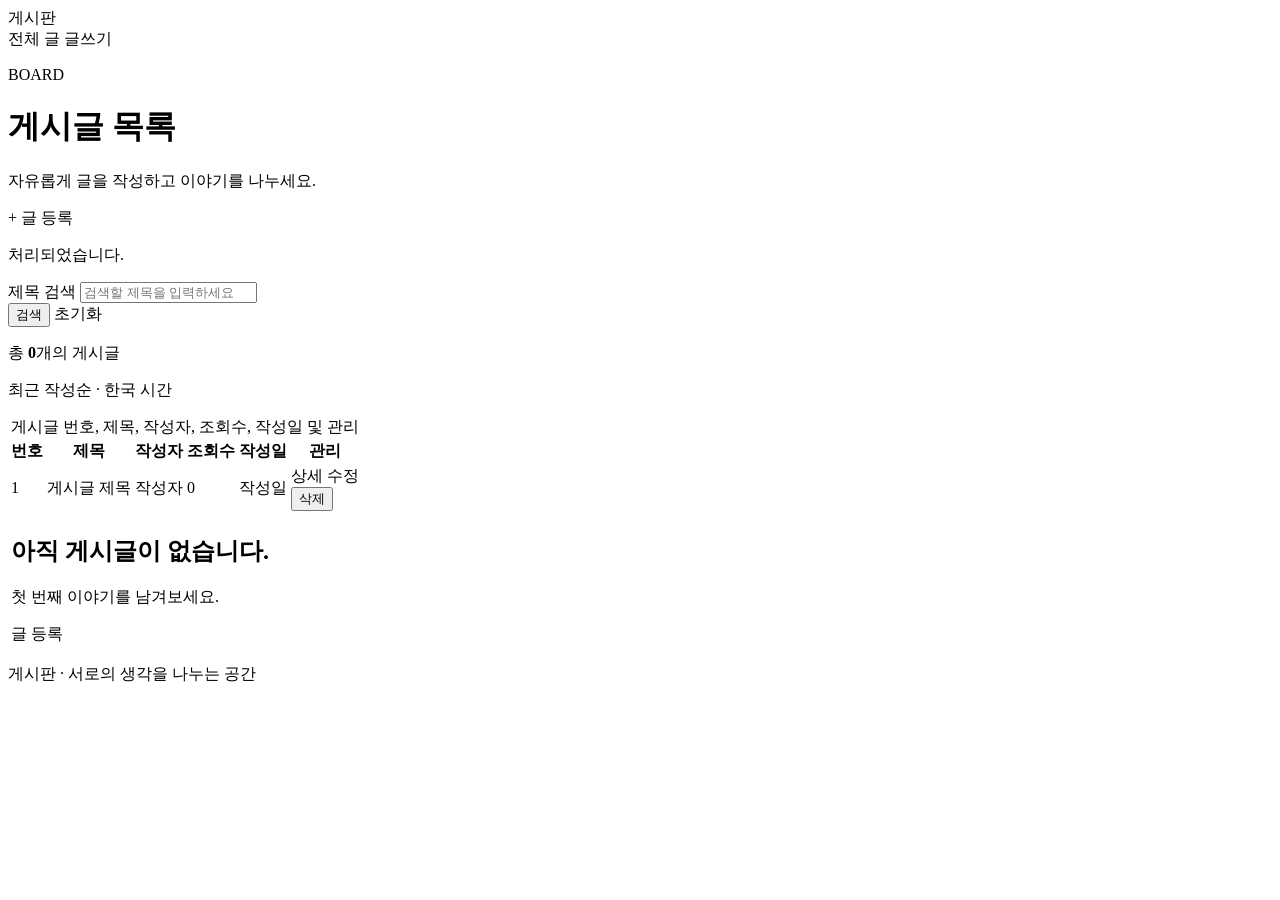
<file: src/main/resources/templates/board/index.html>
<!DOCTYPE html>
<!--
    [문항 4, 6, 7] 파일: templates/board/index.html
    목적: 제목 포함 검색 결과와 전체 게시글 목록을 표시하고 등록/상세/수정/삭제로 연결한다.
    수업 참고:
    - spring-practice-ans / templates/board/list.html: GET 검색 폼, th:each, th:href, #temporals.format.
      https://github.com/jihyeok96-oss/spring-practice-ans/blob/master/src/main/resources/templates/board/list.html
    - mvclab / templates/members/list.html: 목록 관리 버튼과 #lists.isEmpty 빈 목록 처리.
      https://github.com/jihyeok96-oss/mvclab/blob/main/src/main/resources/templates/members/list.html
    - spring-practice-ans / templates/board/detail.html: POST 삭제 폼과 confirm 확인창.
    - jihyeok96-oss.github.io / list.html: header/nav/main/table/caption의 HTML5 구조.
      https://github.com/jihyeok96-oss/jihyeok96-oss.github.io/blob/main/list.html
    평가문제는 Page 대신 전체 List를 요구하므로 페이징은 넣지 않고 boards를 반복한다.
    경로는 수업의 /board/list 대신 문항 7에서 지정한 /boards에 맞춘다.
-->
<html lang="ko" xmlns:th="http://www.thymeleaf.org">
<head>
    <meta charset="UTF-8">
    <meta name="viewport" content="width=device-width, initial-scale=1.0">
    <title>게시판 목록</title>
    <link rel="stylesheet" th:href="@{/css/style.css}">
</head>
<body>
<header class="site-header">
    <nav class="container navigation" aria-label="주 메뉴">
        <a class="brand" th:href="@{/boards}">게시판</a>
        <div class="navigation-links">
            <a class="active" th:href="@{/boards}" aria-current="page">전체 글</a>
            <a th:href="@{/boards/new}">글쓰기</a>
        </div>
    </nav>
</header>
<main class="container main-content">
    <div class="page-header">
        <div>
            <p class="eyebrow">BOARD</p>
            <h1>게시글 목록</h1>
            <p class="subtitle">자유롭게 글을 작성하고 이야기를 나누세요.</p>
        </div>
        <!-- [문항 6, 7] GET /boards/new: 등록 폼으로 이동한다. -->
        <a class="btn btn-primary" th:href="@{/boards/new}">+ 글 등록</a>
    </div>

    <!-- 등록/수정/삭제 리다이렉트 시 전달된 메시지가 있을 때만 표시한다. -->
    <p class="notification" th:if="${message != null}" th:text="${message}">처리되었습니다.</p>

    <section class="card search-card" aria-label="게시글 검색">
        <!-- [문항 4, 7] keyword를 GET 쿼리로 보내 Repository의 제목 포함 검색에 연결한다. -->
        <form class="search-form" th:action="@{/boards}" method="get">
            <label for="keyword">제목 검색</label>
            <input id="keyword" name="keyword" type="search" th:value="${keyword}"
                   placeholder="검색할 제목을 입력하세요">
            <div class="button-group">
                <button class="btn btn-primary" type="submit">검색</button>
                <a class="btn btn-light" th:href="@{/boards}">초기화</a>
            </div>
        </form>
    </section>

    <div class="list-summary">
        <p>총 <strong th:text="${#lists.size(boards)}">0</strong>개의 게시글</p>
        <p class="muted">최근 작성순 · 한국 시간</p>
    </div>

    <section class="card table-card" aria-label="게시글 목록">
        <div class="table-container">
            <table class="board-table">
                <caption class="visually-hidden">게시글 번호, 제목, 작성자, 조회수, 작성일 및 관리</caption>
                <thead>
                <tr>
                    <th scope="col" class="id-column">번호</th>
                    <th scope="col" class="title-column">제목</th>
                    <th scope="col">작성자</th>
                    <th scope="col">조회수</th>
                    <th scope="col">작성일</th>
                    <th scope="col">관리</th>
                </tr>
                </thead>
                <tbody>
                <!-- [문항 6] Board의 id/title/author/hits/createdAt을 표시한다. -->
                <tr th:each="board : ${boards}">
                    <td class="muted" th:text="${board.id}">1</td>
                    <td class="title-column">
                        <a class="title-link" th:href="@{/boards/{id}(id=${board.id})}"
                           th:text="${board.title}">게시글 제목</a>
                    </td>
                    <td class="author-cell" th:text="${board.author}">작성자</td>
                    <td th:text="${board.hits}">0</td>
                    <!-- [문항 2, 3, 6] 서버가 관리하는 서울 시각을 수업 예제와 같은 형식으로 출력한다. -->
                    <td class="date-cell" th:text="${#temporals.format(board.createdAt, 'yyyy-MM-dd HH:mm')}">
                        작성일
                    </td>
                    <td>
                        <div class="button-group table-actions">
                            <a class="btn btn-small btn-light" th:href="@{/boards/{id}(id=${board.id})}">상세</a>
                            <a class="btn btn-small btn-light" th:href="@{/boards/{id}/edit(id=${board.id})}">수정</a>
                            <!-- [문항 7] 삭제는 GET 링크가 아닌 POST 요청으로 수행한다. -->
                            <form th:action="@{/boards/{id}/delete(id=${board.id})}" method="post"
                                  onsubmit="return confirm('이 게시글을 삭제하시겠습니까?');">
                                <button class="btn btn-small btn-danger" type="submit">삭제</button>
                            </form>
                        </div>
                    </td>
                </tr>
                <!--
                    수업의 빈 목록 안내 방식: 검색 결과 0건도 같은 조건으로 처리한다.
                    [수업 예제 외 추가] #strings.isEmpty로 검색어 유무를 검사하여 안내 문구를 구분한다.
                    참고한 수업 화면에 없는 문자열 검사이므로 별도로 표시한다.
                -->
                <tr th:if="${#lists.isEmpty(boards)}">
                    <td colspan="6">
                        <div class="empty-message">
                            <h2 th:text="${#strings.isEmpty(keyword) ? '아직 게시글이 없습니다.' : '검색 결과가 없습니다.'}">
                                아직 게시글이 없습니다.
                            </h2>
                            <p th:text="${#strings.isEmpty(keyword) ? '첫 번째 이야기를 남겨보세요.' : '다른 검색어를 입력하거나 검색을 초기화해 주세요.'}">
                                첫 번째 이야기를 남겨보세요.
                            </p>
                            <a class="btn btn-primary" th:href="@{/boards/new}">글 등록</a>
                        </div>
                    </td>
                </tr>
                </tbody>
            </table>
        </div>
    </section>
</main>
<footer class="site-footer"><p>게시판 · 서로의 생각을 나누는 공간</p></footer>
</body>
</html>
</file>
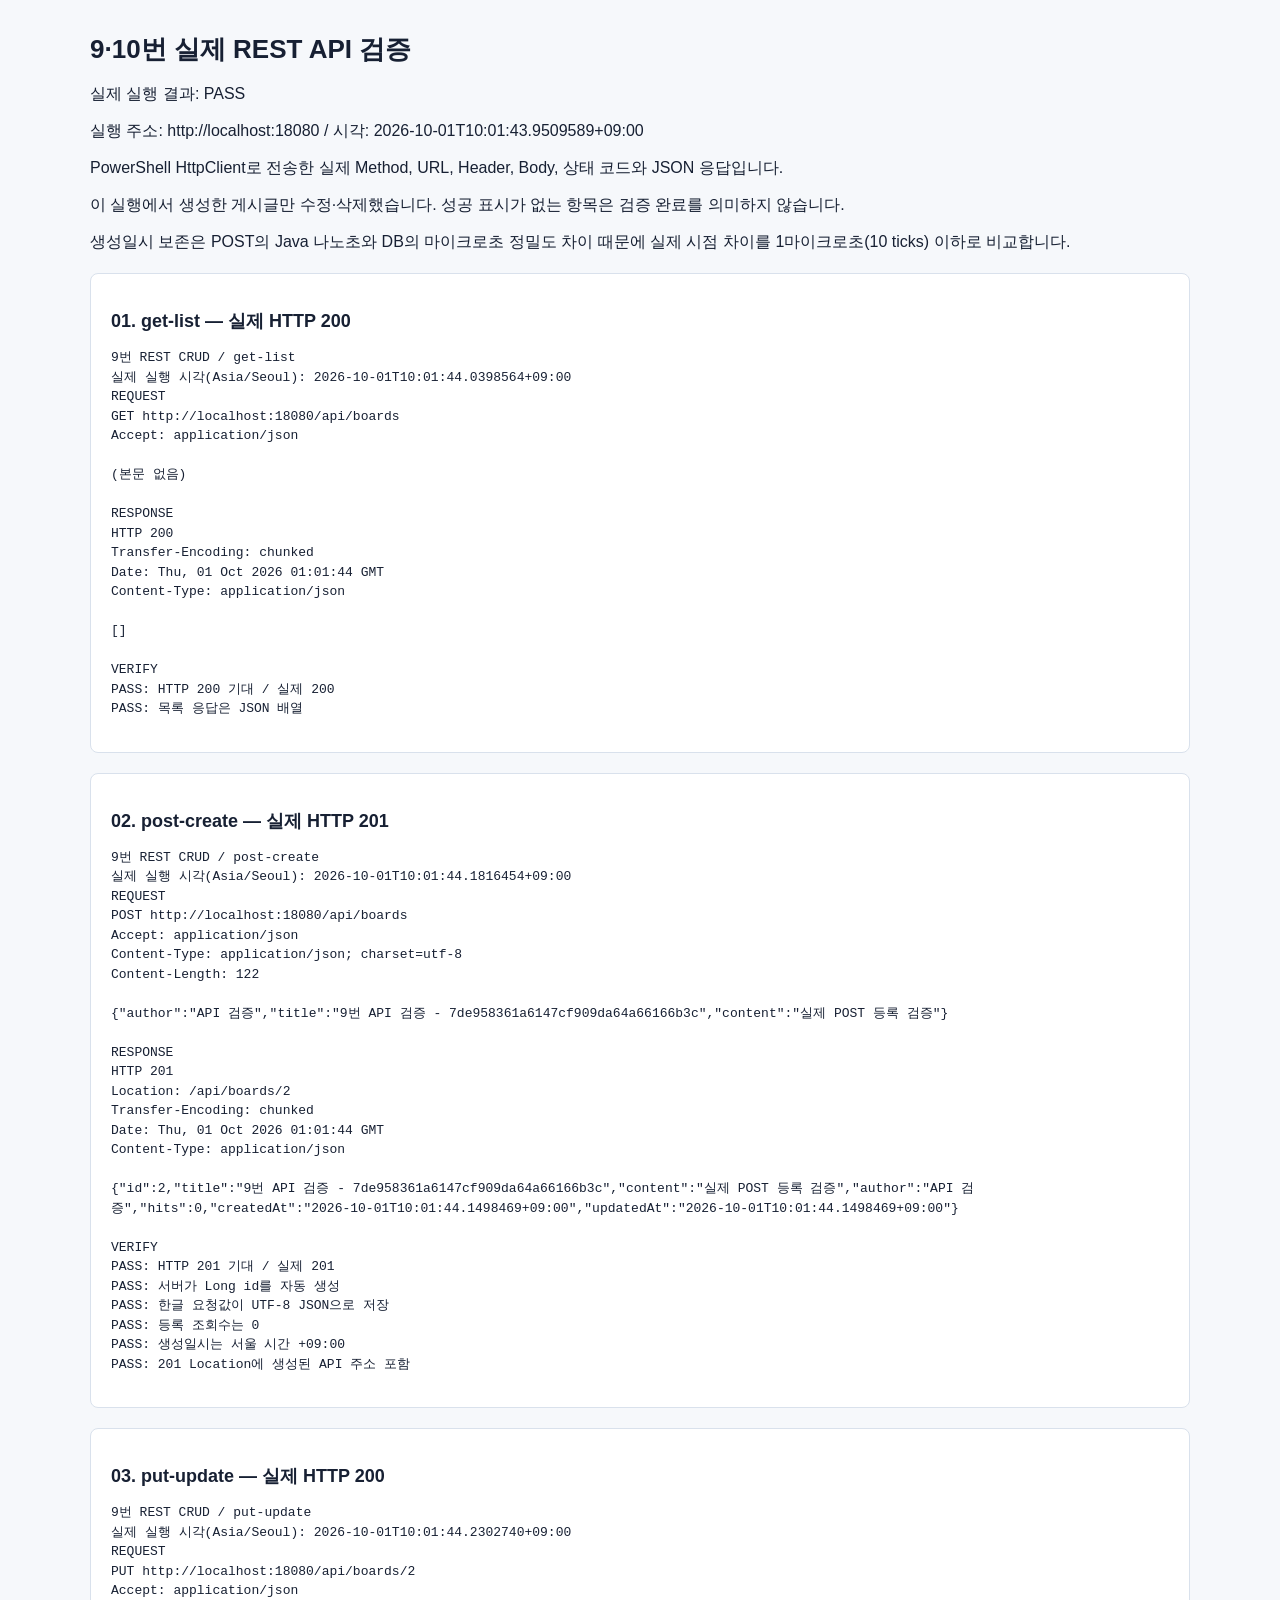
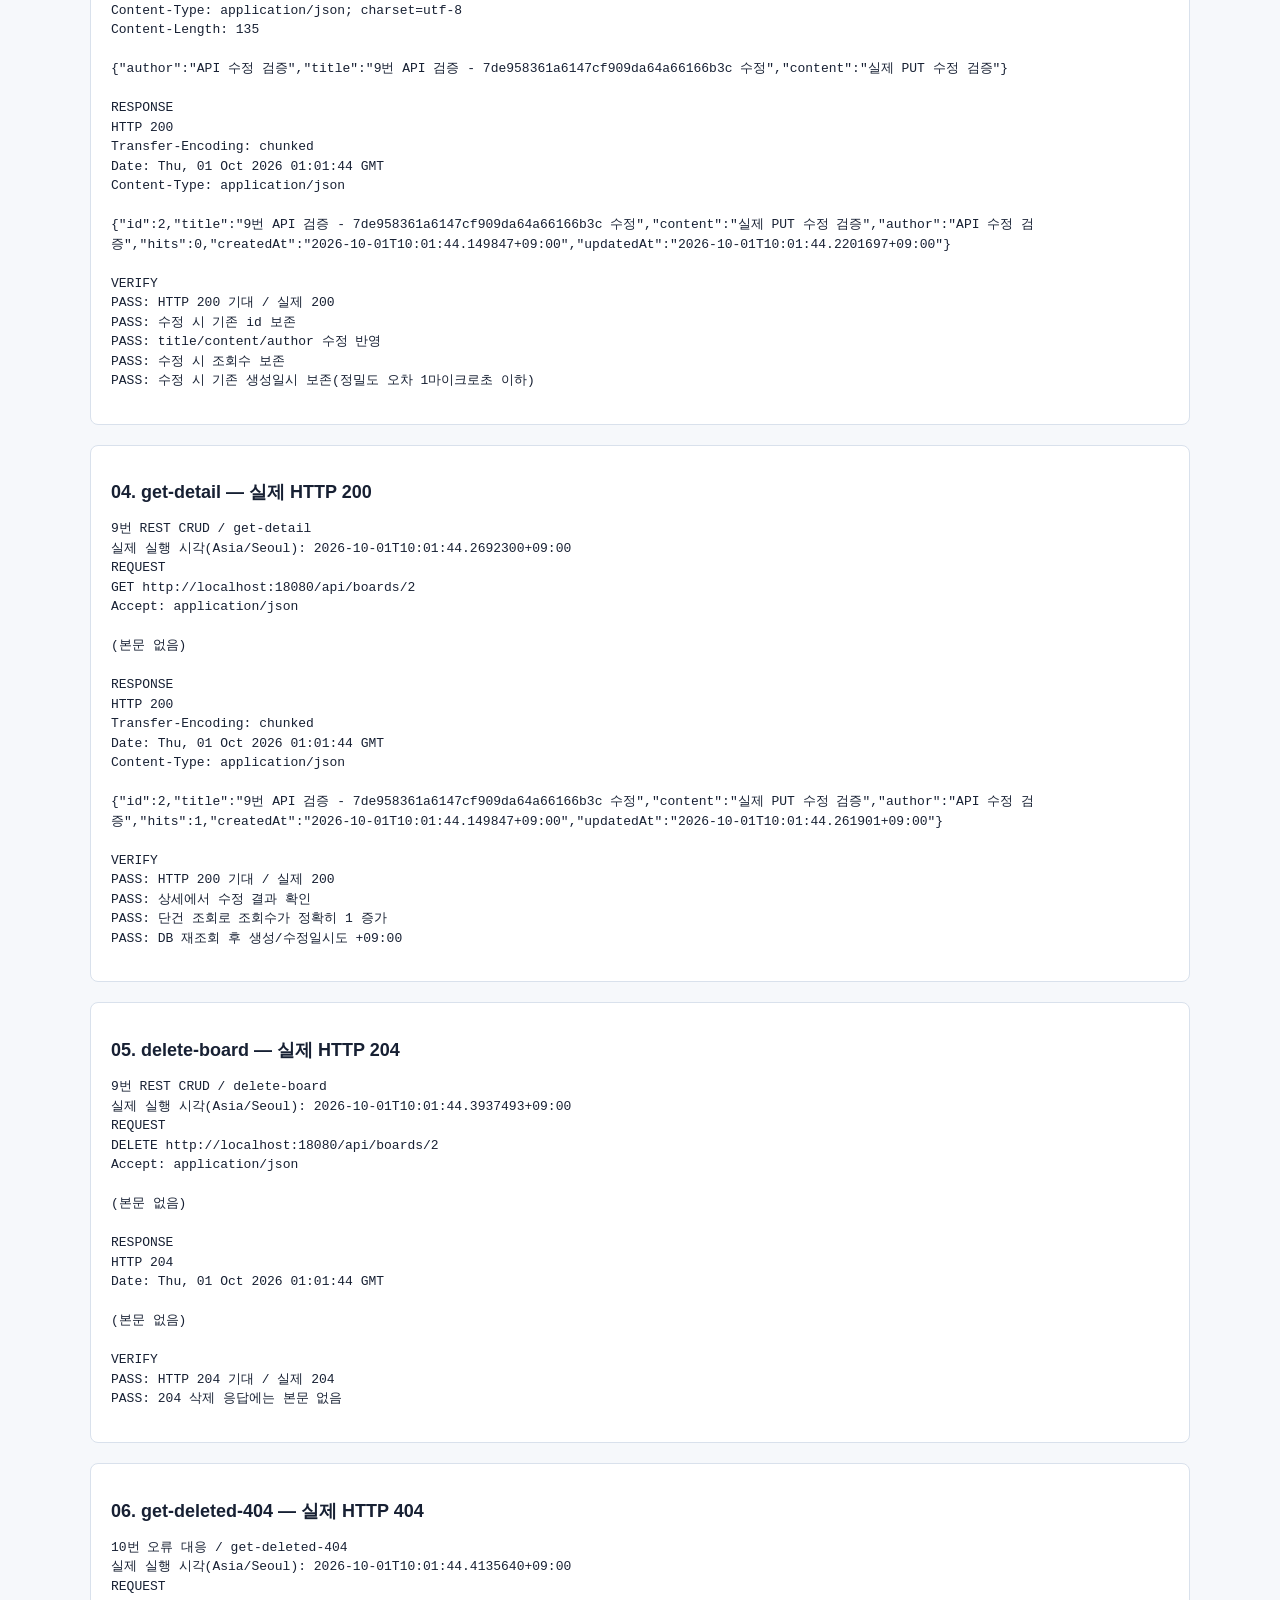
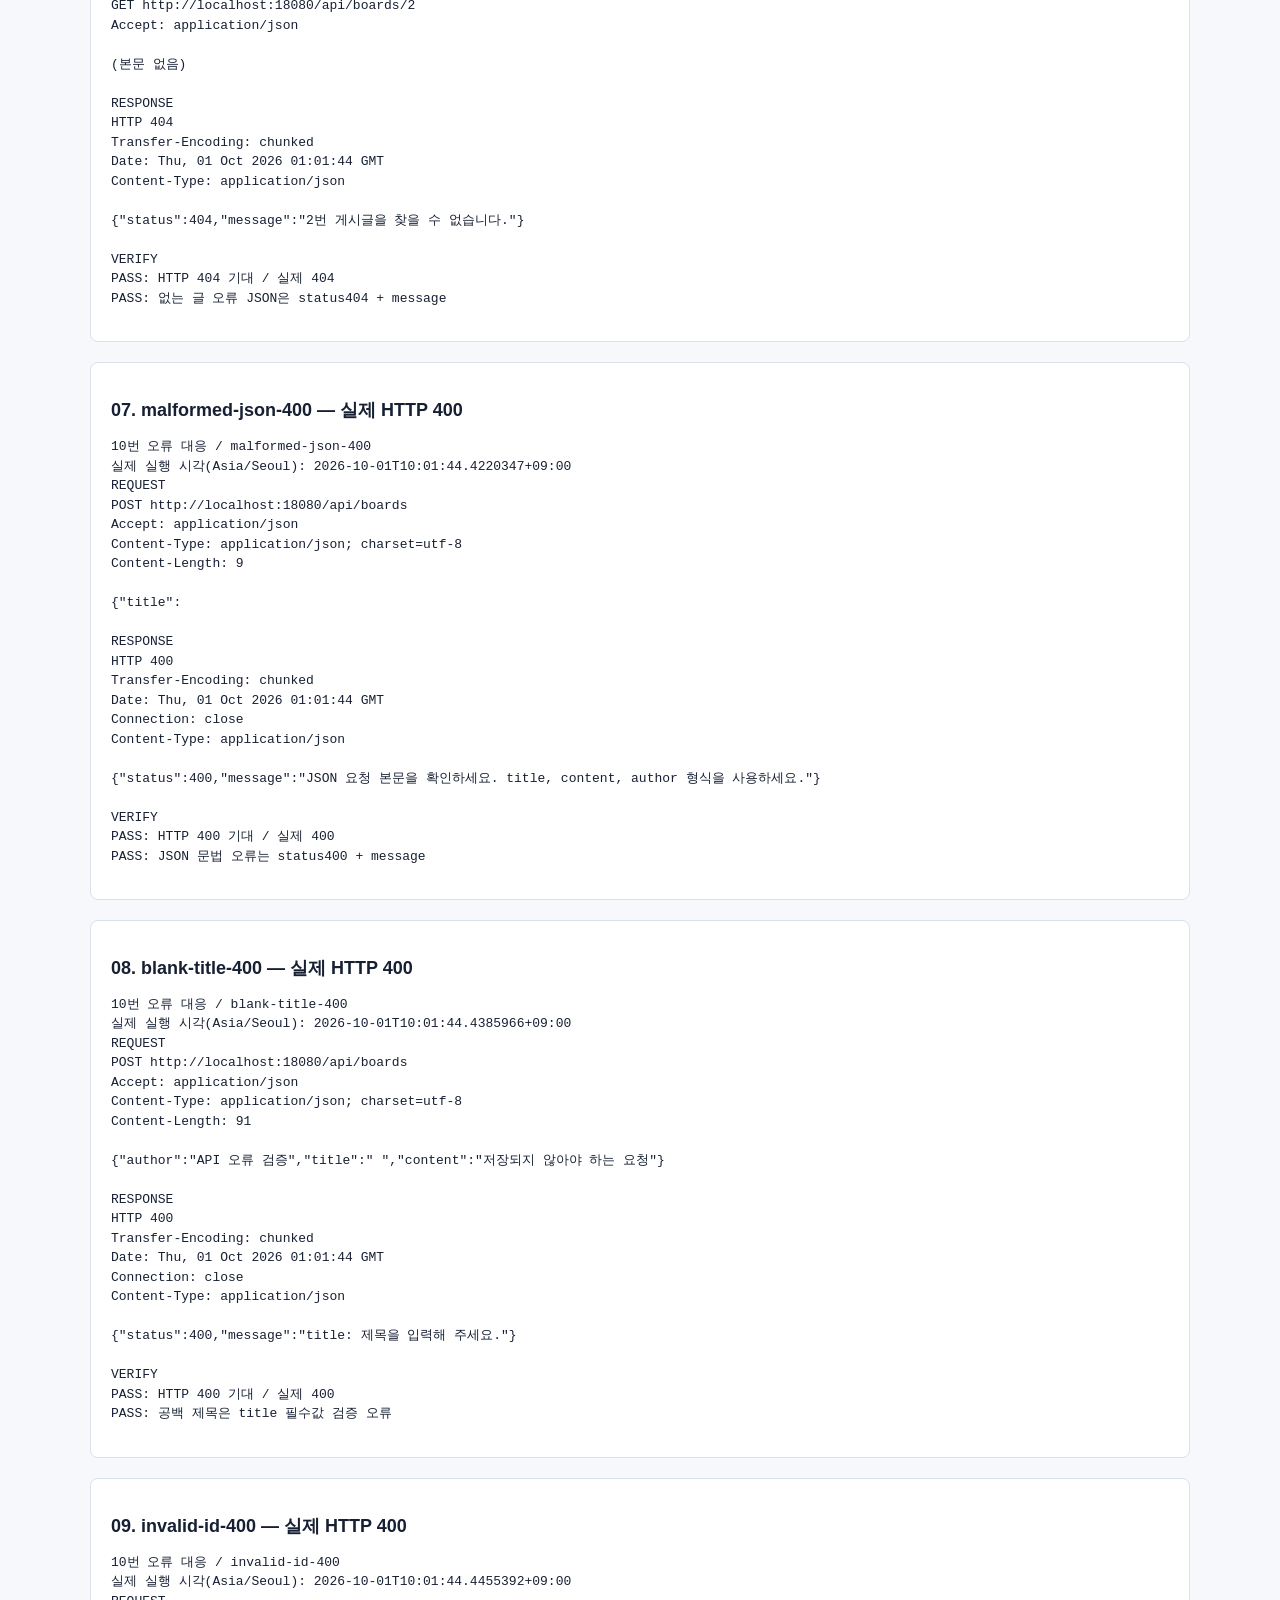
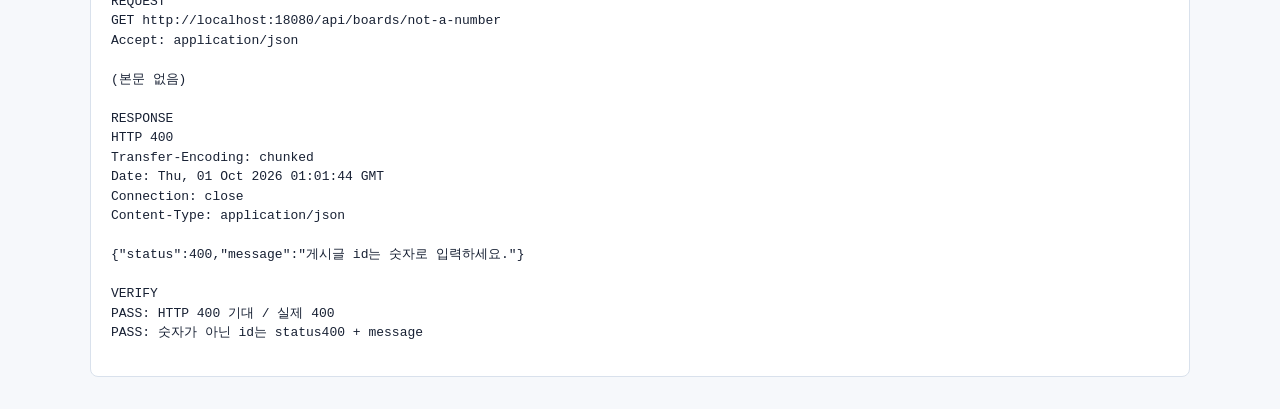
<file: docs/verification/api-report.html>
<!DOCTYPE html><html lang="ko"><head><meta charset="utf-8"><title>9·10번 실제 API 검증</title><style>body{font-family:Arial,sans-serif;max-width:1100px;margin:32px auto;padding:0 16px;color:#172033;background:#f6f8fb}section{background:white;border:1px solid #d9e1ec;border-radius:8px;padding:20px;margin:20px 0}h1{font-size:26px}h2{font-size:18px}pre{white-space:pre-wrap;overflow-wrap:anywhere;font-family:Consolas,monospace;font-size:13px;line-height:1.5}</style></head><body><h1>9·10번 실제 REST API 검증</h1><p>실제 실행 결과: PASS</p><p>실행 주소: http://localhost:18080 / 시각: 2026-10-01T10:01:43.9509589+09:00</p><p>PowerShell HttpClient로 전송한 실제 Method, URL, Header, Body, 상태 코드와 JSON 응답입니다.</p><p>이 실행에서 생성한 게시글만 수정·삭제했습니다. 성공 표시가 없는 항목은 검증 완료를 의미하지 않습니다.</p><p>생성일시 보존은 POST의 Java 나노초와 DB의 마이크로초 정밀도 차이 때문에 실제 시점 차이를 1마이크로초(10 ticks) 이하로 비교합니다.</p><section><h2>01. get-list — 실제 HTTP 200</h2><pre>9번 REST CRUD / get-list
실제 실행 시각(Asia/Seoul): 2026-10-01T10:01:44.0398564+09:00
REQUEST
GET http://localhost:18080/api/boards
Accept: application/json

(본문 없음)

RESPONSE
HTTP 200 
Transfer-Encoding: chunked
Date: Thu, 01 Oct 2026 01:01:44 GMT
Content-Type: application/json

[]

VERIFY
PASS: HTTP 200 기대 / 실제 200
PASS: 목록 응답은 JSON 배열</pre></section>
<section><h2>02. post-create — 실제 HTTP 201</h2><pre>9번 REST CRUD / post-create
실제 실행 시각(Asia/Seoul): 2026-10-01T10:01:44.1816454+09:00
REQUEST
POST http://localhost:18080/api/boards
Accept: application/json
Content-Type: application/json; charset=utf-8
Content-Length: 122

{&quot;author&quot;:&quot;API 검증&quot;,&quot;title&quot;:&quot;9번 API 검증 - 7de958361a6147cf909da64a66166b3c&quot;,&quot;content&quot;:&quot;실제 POST 등록 검증&quot;}

RESPONSE
HTTP 201 
Location: /api/boards/2
Transfer-Encoding: chunked
Date: Thu, 01 Oct 2026 01:01:44 GMT
Content-Type: application/json

{&quot;id&quot;:2,&quot;title&quot;:&quot;9번 API 검증 - 7de958361a6147cf909da64a66166b3c&quot;,&quot;content&quot;:&quot;실제 POST 등록 검증&quot;,&quot;author&quot;:&quot;API 검증&quot;,&quot;hits&quot;:0,&quot;createdAt&quot;:&quot;2026-10-01T10:01:44.1498469+09:00&quot;,&quot;updatedAt&quot;:&quot;2026-10-01T10:01:44.1498469+09:00&quot;}

VERIFY
PASS: HTTP 201 기대 / 실제 201
PASS: 서버가 Long id를 자동 생성
PASS: 한글 요청값이 UTF-8 JSON으로 저장
PASS: 등록 조회수는 0
PASS: 생성일시는 서울 시간 +09:00
PASS: 201 Location에 생성된 API 주소 포함</pre></section>
<section><h2>03. put-update — 실제 HTTP 200</h2><pre>9번 REST CRUD / put-update
실제 실행 시각(Asia/Seoul): 2026-10-01T10:01:44.2302740+09:00
REQUEST
PUT http://localhost:18080/api/boards/2
Accept: application/json
Content-Type: application/json; charset=utf-8
Content-Length: 135

{&quot;author&quot;:&quot;API 수정 검증&quot;,&quot;title&quot;:&quot;9번 API 검증 - 7de958361a6147cf909da64a66166b3c 수정&quot;,&quot;content&quot;:&quot;실제 PUT 수정 검증&quot;}

RESPONSE
HTTP 200 
Transfer-Encoding: chunked
Date: Thu, 01 Oct 2026 01:01:44 GMT
Content-Type: application/json

{&quot;id&quot;:2,&quot;title&quot;:&quot;9번 API 검증 - 7de958361a6147cf909da64a66166b3c 수정&quot;,&quot;content&quot;:&quot;실제 PUT 수정 검증&quot;,&quot;author&quot;:&quot;API 수정 검증&quot;,&quot;hits&quot;:0,&quot;createdAt&quot;:&quot;2026-10-01T10:01:44.149847+09:00&quot;,&quot;updatedAt&quot;:&quot;2026-10-01T10:01:44.2201697+09:00&quot;}

VERIFY
PASS: HTTP 200 기대 / 실제 200
PASS: 수정 시 기존 id 보존
PASS: title/content/author 수정 반영
PASS: 수정 시 조회수 보존
PASS: 수정 시 기존 생성일시 보존(정밀도 오차 1마이크로초 이하)</pre></section>
<section><h2>04. get-detail — 실제 HTTP 200</h2><pre>9번 REST CRUD / get-detail
실제 실행 시각(Asia/Seoul): 2026-10-01T10:01:44.2692300+09:00
REQUEST
GET http://localhost:18080/api/boards/2
Accept: application/json

(본문 없음)

RESPONSE
HTTP 200 
Transfer-Encoding: chunked
Date: Thu, 01 Oct 2026 01:01:44 GMT
Content-Type: application/json

{&quot;id&quot;:2,&quot;title&quot;:&quot;9번 API 검증 - 7de958361a6147cf909da64a66166b3c 수정&quot;,&quot;content&quot;:&quot;실제 PUT 수정 검증&quot;,&quot;author&quot;:&quot;API 수정 검증&quot;,&quot;hits&quot;:1,&quot;createdAt&quot;:&quot;2026-10-01T10:01:44.149847+09:00&quot;,&quot;updatedAt&quot;:&quot;2026-10-01T10:01:44.261901+09:00&quot;}

VERIFY
PASS: HTTP 200 기대 / 실제 200
PASS: 상세에서 수정 결과 확인
PASS: 단건 조회로 조회수가 정확히 1 증가
PASS: DB 재조회 후 생성/수정일시도 +09:00</pre></section>
<section><h2>05. delete-board — 실제 HTTP 204</h2><pre>9번 REST CRUD / delete-board
실제 실행 시각(Asia/Seoul): 2026-10-01T10:01:44.3937493+09:00
REQUEST
DELETE http://localhost:18080/api/boards/2
Accept: application/json

(본문 없음)

RESPONSE
HTTP 204 
Date: Thu, 01 Oct 2026 01:01:44 GMT

(본문 없음)

VERIFY
PASS: HTTP 204 기대 / 실제 204
PASS: 204 삭제 응답에는 본문 없음</pre></section>
<section><h2>06. get-deleted-404 — 실제 HTTP 404</h2><pre>10번 오류 대응 / get-deleted-404
실제 실행 시각(Asia/Seoul): 2026-10-01T10:01:44.4135640+09:00
REQUEST
GET http://localhost:18080/api/boards/2
Accept: application/json

(본문 없음)

RESPONSE
HTTP 404 
Transfer-Encoding: chunked
Date: Thu, 01 Oct 2026 01:01:44 GMT
Content-Type: application/json

{&quot;status&quot;:404,&quot;message&quot;:&quot;2번 게시글을 찾을 수 없습니다.&quot;}

VERIFY
PASS: HTTP 404 기대 / 실제 404
PASS: 없는 글 오류 JSON은 status404 + message</pre></section>
<section><h2>07. malformed-json-400 — 실제 HTTP 400</h2><pre>10번 오류 대응 / malformed-json-400
실제 실행 시각(Asia/Seoul): 2026-10-01T10:01:44.4220347+09:00
REQUEST
POST http://localhost:18080/api/boards
Accept: application/json
Content-Type: application/json; charset=utf-8
Content-Length: 9

{&quot;title&quot;:

RESPONSE
HTTP 400 
Transfer-Encoding: chunked
Date: Thu, 01 Oct 2026 01:01:44 GMT
Connection: close
Content-Type: application/json

{&quot;status&quot;:400,&quot;message&quot;:&quot;JSON 요청 본문을 확인하세요. title, content, author 형식을 사용하세요.&quot;}

VERIFY
PASS: HTTP 400 기대 / 실제 400
PASS: JSON 문법 오류는 status400 + message</pre></section>
<section><h2>08. blank-title-400 — 실제 HTTP 400</h2><pre>10번 오류 대응 / blank-title-400
실제 실행 시각(Asia/Seoul): 2026-10-01T10:01:44.4385966+09:00
REQUEST
POST http://localhost:18080/api/boards
Accept: application/json
Content-Type: application/json; charset=utf-8
Content-Length: 91

{&quot;author&quot;:&quot;API 오류 검증&quot;,&quot;title&quot;:&quot; &quot;,&quot;content&quot;:&quot;저장되지 않아야 하는 요청&quot;}

RESPONSE
HTTP 400 
Transfer-Encoding: chunked
Date: Thu, 01 Oct 2026 01:01:44 GMT
Connection: close
Content-Type: application/json

{&quot;status&quot;:400,&quot;message&quot;:&quot;title: 제목을 입력해 주세요.&quot;}

VERIFY
PASS: HTTP 400 기대 / 실제 400
PASS: 공백 제목은 title 필수값 검증 오류</pre></section>
<section><h2>09. invalid-id-400 — 실제 HTTP 400</h2><pre>10번 오류 대응 / invalid-id-400
실제 실행 시각(Asia/Seoul): 2026-10-01T10:01:44.4455392+09:00
REQUEST
GET http://localhost:18080/api/boards/not-a-number
Accept: application/json

(본문 없음)

RESPONSE
HTTP 400 
Transfer-Encoding: chunked
Date: Thu, 01 Oct 2026 01:01:44 GMT
Connection: close
Content-Type: application/json

{&quot;status&quot;:400,&quot;message&quot;:&quot;게시글 id는 숫자로 입력하세요.&quot;}

VERIFY
PASS: HTTP 400 기대 / 실제 400
PASS: 숫자가 아닌 id는 status400 + message</pre></section></body></html>
</file>
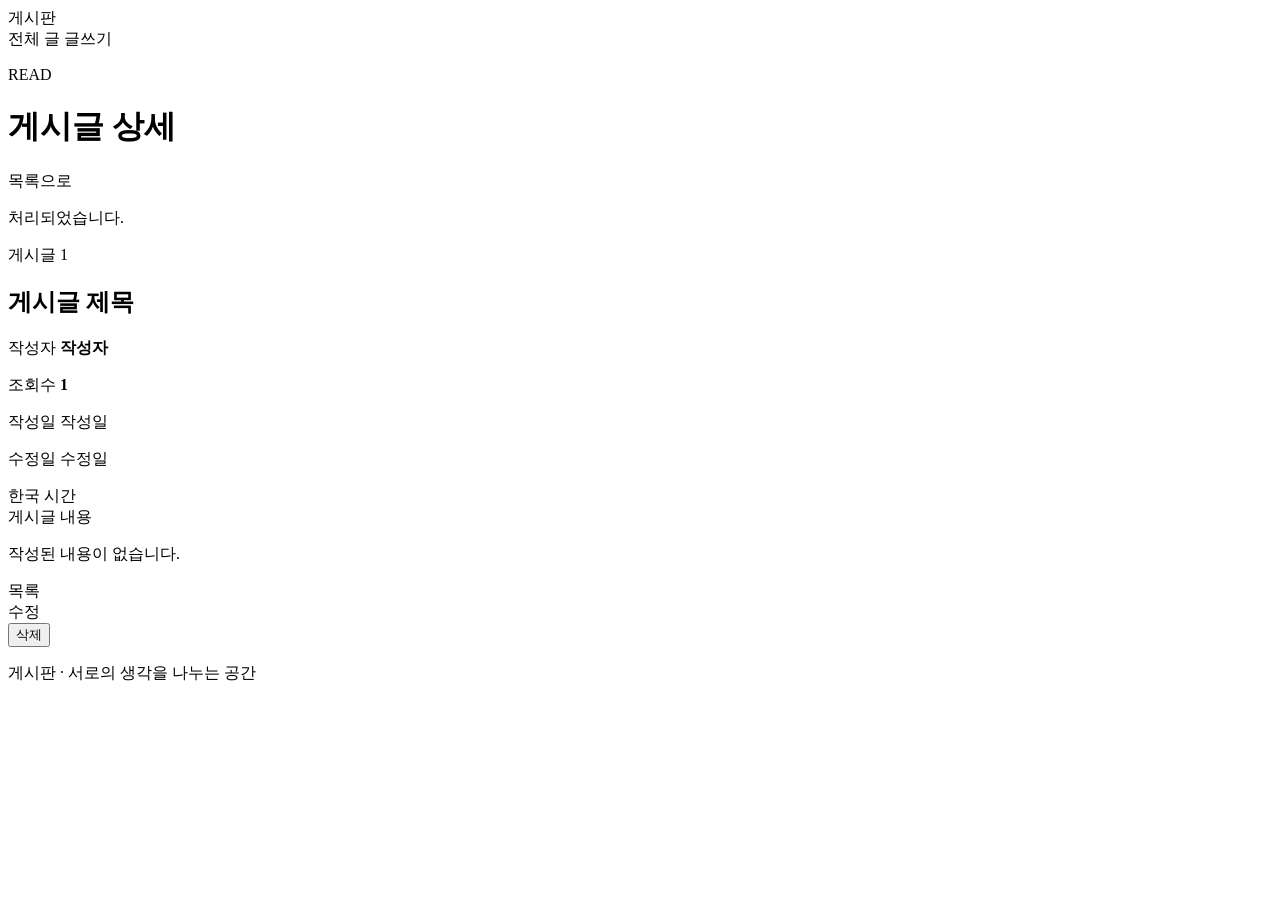
<file: src/main/resources/templates/board/detail.html>
<!DOCTYPE html>
<!--
    [문항 5, 6, 7, 10] 파일: templates/board/detail.html
    목적: 조회수가 증가된 게시글의 내용/작성 정보와 수정/삭제/목록 이동 버튼을 표시한다.
    수업 참고:
    - spring-practice-ans / templates/board/detail.html: th:text, 날짜 포맷, POST 삭제, confirm.
      https://github.com/jihyeok96-oss/spring-practice-ans/blob/master/src/main/resources/templates/board/detail.html
    - spring-practice-ans / static/css/style.css: .board-content의 white-space: pre-wrap.
    - ref-back / templates/qna/detail.html: 상세 정보와 하단 관리 버튼 배치.
      https://github.com/jihyeok96-oss/ref-back/blob/master/src/main/resources/templates/qna/detail.html
    th:text는 사용자가 입력한 HTML을 문자로 출력한다. 줄바꿈은 CSS로 보존한다.
    조회수 증가/저장은 문항 5의 Service가 담당하고 이 화면은 반환된 hits만 표시한다.
-->
<html lang="ko" xmlns:th="http://www.thymeleaf.org">
<head>
    <meta charset="UTF-8">
    <meta name="viewport" content="width=device-width, initial-scale=1.0">
    <title th:text="${board.title} + ' - 게시판'">게시글 상세 - 게시판</title>
    <link rel="stylesheet" th:href="@{/css/style.css}">
</head>
<body>
<header class="site-header">
    <nav class="container navigation" aria-label="주 메뉴">
        <a class="brand" th:href="@{/boards}">게시판</a>
        <div class="navigation-links">
            <a th:href="@{/boards}">전체 글</a>
            <a th:href="@{/boards/new}">글쓰기</a>
        </div>
    </nav>
</header>
<main class="container main-content detail-card">
    <div class="page-header">
        <div><p class="eyebrow">READ</p><h1>게시글 상세</h1></div>
        <a class="text-link" th:href="@{/boards}">목록으로</a>
    </div>
    <p class="notification" th:if="${message != null}" th:text="${message}">처리되었습니다.</p>
    <article class="card article-card">
        <header class="article-header">
            <p class="article-number">게시글 <span th:text="${board.id}">1</span></p>
            <h2 th:text="${board.title}">게시글 제목</h2>
            <!-- [문항 6] 생성/수정 시각과 증가된 조회수를 확인한다. -->
            <div class="article-meta">
                <p>작성자 <strong th:text="${board.author}">작성자</strong></p>
                <p>조회수 <strong th:text="${board.hits}">1</strong></p>
            </div>
            <div class="article-dates">
                <p>작성일 <span th:text="${#temporals.format(board.createdAt, 'yyyy-MM-dd HH:mm')}">작성일</span></p>
                <p>수정일 <span th:text="${#temporals.format(board.updatedAt, 'yyyy-MM-dd HH:mm')}">수정일</span></p>
                <span class="muted">한국 시간</span>
            </div>
        </header>
        <!--
            [문항 6, 10] th:text로 HTML을 이스케이프하고 CSS에서 입력한 줄바꿈을 보존한다.
            [수업 예제 외 추가] 선택 항목인 본문이 null/빈 문자열이면 #strings.isEmpty로 안내한다.
        -->
        <div class="article-body">
            <div class="board-content" th:if="${!#strings.isEmpty(board.content)}" th:text="${board.content}">게시글 내용</div>
            <p class="board-content muted" th:if="${#strings.isEmpty(board.content)}">작성된 내용이 없습니다.</p>
        </div>
        <div class="form-actions article-actions">
            <a class="btn btn-light" th:href="@{/boards}">목록</a>
            <div class="button-group">
                <a class="btn btn-primary" th:href="@{/boards/{id}/edit(id=${board.id})}">수정</a>
                <!-- [문항 7] 수업 예제처럼 confirm 후 POST /boards/{id}/delete로 삭제 요청한다. -->
                <form th:action="@{/boards/{id}/delete(id=${board.id})}" method="post"
                      onsubmit="return confirm('이 게시글을 삭제하시겠습니까?');">
                    <button class="btn btn-danger" type="submit">삭제</button>
                </form>
            </div>
        </div>
    </article>
</main>
<footer class="site-footer"><p>게시판 · 서로의 생각을 나누는 공간</p></footer>
</body>
</html>
</file>
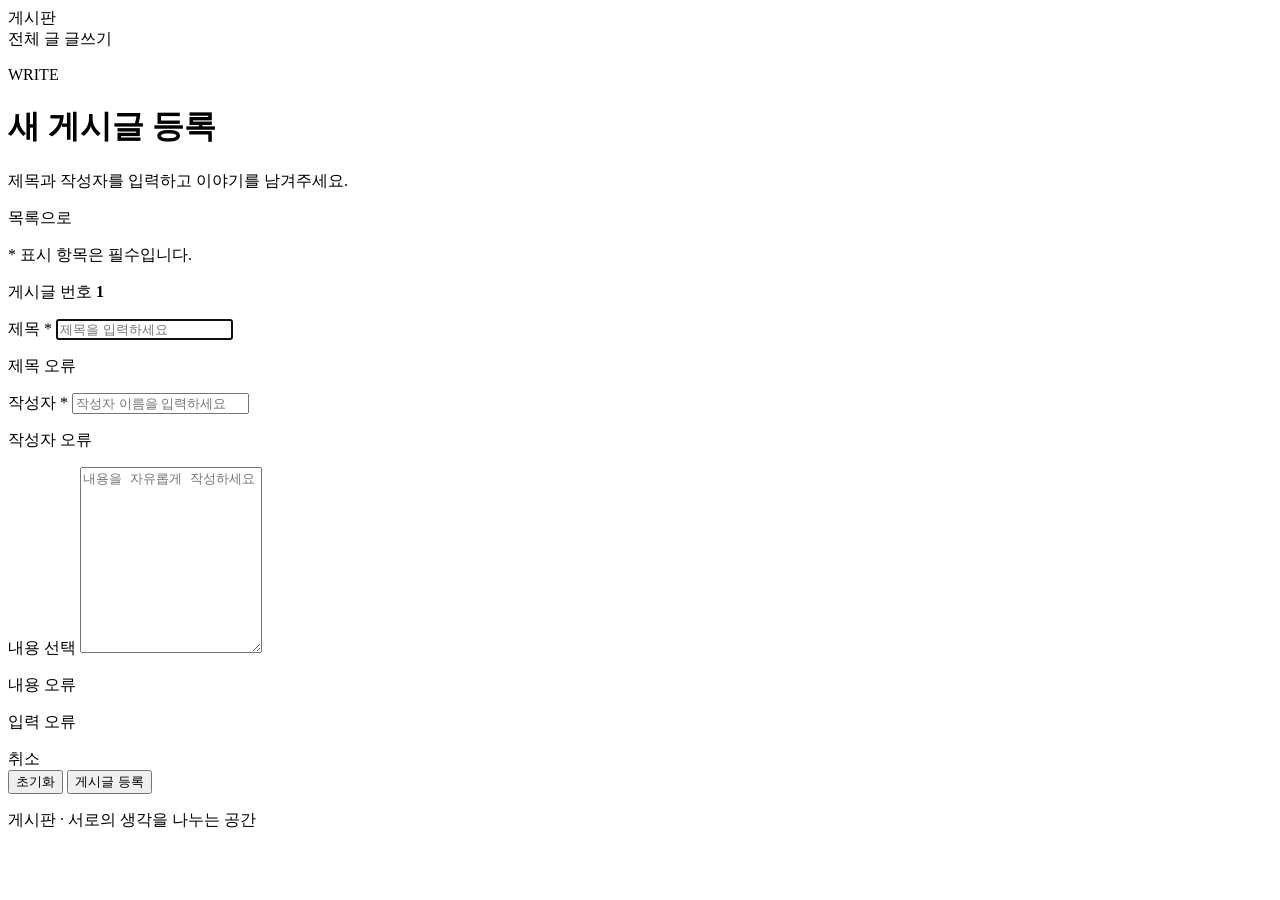
<file: src/main/resources/templates/board/form.html>
<!DOCTYPE html>
<!--
    [문항 6, 7, 10] 파일: templates/board/form.html
    목적: 동일한 Thymeleaf 폼으로 등록과 수정을 처리하고 입력 오류를 필드 옆에 표시한다.
    수업 참고:
    - spring-practice-ans / templates/board/insert.html, edit.html: th:object, th:field, POST 폼.
      https://github.com/jihyeok96-oss/spring-practice-ans/blob/master/src/main/resources/templates/board/insert.html
      https://github.com/jihyeok96-oss/spring-practice-ans/blob/master/src/main/resources/templates/board/edit.html
    - mvclab / templates/members/form.html: #fields.hasErrors, th:errors와 입력값 유지.
      https://github.com/jihyeok96-oss/mvclab/blob/main/src/main/resources/templates/members/form.html
    - ref-back / templates/qna/form.html: 하나의 파일에서 등록/수정 상태에 따라 제목과 action을 변경.
      https://github.com/jihyeok96-oss/ref-back/blob/master/src/main/resources/templates/qna/form.html
    [수업 예제 외 추가] 폼 상태 edit와 경로의 boardId를 별도 모델 값으로 받는다.
    이유: 검증 실패로 다시 표시해도 수정 URL을 유지하고 사용자가 보낸 id를 신뢰하지 않기 위해서다.
    title/author만 필수이며 content는 평가문제에서 필수라고 하지 않았으므로 선택 입력으로 둔다.
-->
<html lang="ko" xmlns:th="http://www.thymeleaf.org">
<head>
    <meta charset="UTF-8">
    <meta name="viewport" content="width=device-width, initial-scale=1.0">
    <title th:text="${edit ? '글 수정 - 게시판' : '글 등록 - 게시판'}">글 등록 - 게시판</title>
    <link rel="stylesheet" th:href="@{/css/style.css}">
</head>
<body>
<header class="site-header">
    <nav class="container navigation" aria-label="주 메뉴">
        <a class="brand" th:href="@{/boards}">게시판</a>
        <div class="navigation-links">
            <a th:href="@{/boards}">전체 글</a>
            <a th:href="@{/boards/new}">글쓰기</a>
        </div>
    </nav>
</header>
<main class="container main-content form-card">
    <div class="page-header">
        <div>
            <p class="eyebrow" th:text="${edit ? 'EDIT' : 'WRITE'}">WRITE</p>
            <h1 th:text="${edit ? '게시글 수정' : '새 게시글 등록'}">새 게시글 등록</h1>
            <p class="subtitle" th:text="${edit ? '작성한 내용을 수정하고 저장하세요.' : '제목과 작성자를 입력하고 이야기를 남겨주세요.'}">
                제목과 작성자를 입력하고 이야기를 남겨주세요.
            </p>
        </div>
        <a class="text-link" th:href="@{/boards}">목록으로</a>
    </div>

    <section class="card editor-card" aria-label="게시글 입력">
        <!-- [문항 7] 신규 POST /boards, 수정 POST /boards/{id}. 경로 id는 Controller가 관리한다. -->
        <form th:object="${board}" method="post"
              th:action="${edit} ? @{/boards/{id}(id=${boardId})} : @{/boards}">
            <div class="form-introduction">
                <p><span class="required-mark">*</span> 표시 항목은 필수입니다.</p>
                <p class="muted" th:if="${edit}">게시글 번호 <strong th:text="${boardId}">1</strong></p>
            </div>

            <!-- [문항 3, 6, 10] title을 Board에 바인딩하고 Bean Validation 오류를 그대로 출력한다. -->
            <div class="field">
                <label for="title">제목 <span class="required-mark">*</span></label>
                <input id="title" type="text" th:field="*{title}" maxlength="255"
                       placeholder="제목을 입력하세요" required autofocus>
                <p class="field-error" th:if="${#fields.hasErrors('title')}" th:errors="*{title}">제목 오류</p>
            </div>

            <!-- [문항 3, 6] 작성자는 필수, 저장 가능한 길이에 맞춰 255자 이내로 입력한다. -->
            <div class="field author-field">
                <label for="author">작성자 <span class="required-mark">*</span></label>
                <input id="author" type="text" th:field="*{author}" maxlength="255"
                       placeholder="작성자 이름을 입력하세요" required>
                <p class="field-error" th:if="${#fields.hasErrors('author')}" th:errors="*{author}">작성자 오류</p>
            </div>

            <!-- [문항 6] th:field가 신규 값과 기존 수정 값을 모두 textarea에 반영한다. -->
            <div class="field">
                <label for="content">내용 <span class="optional-label">선택</span></label>
                <textarea id="content" th:field="*{content}" rows="12" placeholder="내용을 자유롭게 작성하세요"></textarea>
                <p class="field-error" th:if="${#fields.hasErrors('content')}" th:errors="*{content}">내용 오류</p>
            </div>

            <!-- [문항 10] 오류 시 같은 폼과 BindingResult를 반환하므로 입력한 내용을 잃지 않는다. -->
            <p class="field-error" th:if="${#fields.hasGlobalErrors()}"
               th:each="error : ${#fields.globalErrors()}" th:text="${error}">입력 오류</p>

            <div class="form-actions">
                <a class="btn btn-light"
                   th:href="${edit} ? @{/boards/{id}(id=${boardId})} : @{/boards}">취소</a>
                <div class="button-group">
                    <button class="btn btn-light" type="reset">초기화</button>
                    <button class="btn btn-primary" type="submit" th:text="${edit ? '수정 완료' : '게시글 등록'}">게시글 등록</button>
                </div>
            </div>
        </form>
    </section>
</main>
<footer class="site-footer"><p>게시판 · 서로의 생각을 나누는 공간</p></footer>
</body>
</html>
</file>
